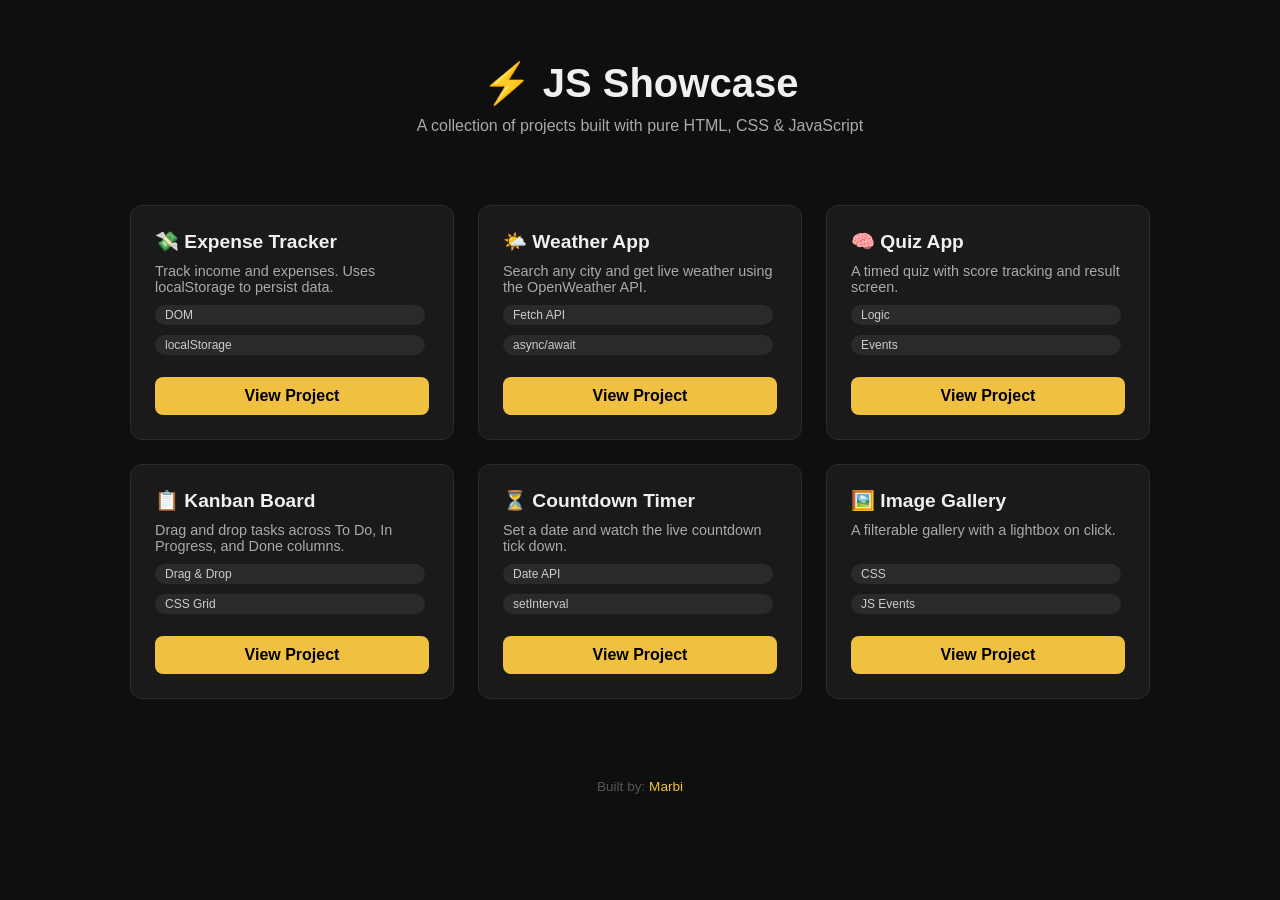
<file: index.html>
<!DOCTYPE html>
<html lang="en">
<head>
  <meta charset="UTF-8" />
  <meta name="viewport" content="width=device-width, initial-scale=1.0"/>
  <title>JS Showcase | MARBI </title>
  <link rel="stylesheet" href="style.css" />
</head>
<body>

  <header>
    <h1>⚡ JS Showcase</h1>
    <p>A collection of projects built with pure HTML, CSS & JavaScript</p>
  </header>

  <main class="grid">

    <div class="card">
      <h2>💸 Expense Tracker</h2>
      <p>Track income and expenses. Uses localStorage to persist data.</p>
      <span class="tag">DOM</span>
      <span class="tag">localStorage</span>
      <a href="projects/expense-tracker/index.html" class="btn">View Project</a>
    </div>

    <div class="card">
      <h2>🌤️ Weather App</h2>
      <p>Search any city and get live weather using the OpenWeather API.</p>
      <span class="tag">Fetch API</span>
      <span class="tag">async/await</span>
      <a href="projects/weather-app/index.html" class="btn">View Project</a>
    </div>

    <div class="card">
      <h2>🧠 Quiz App</h2>
      <p>A timed quiz with score tracking and result screen.</p>
      <span class="tag">Logic</span>
      <span class="tag">Events</span>
      <a href="projects/quiz-app/index.html" class="btn">View Project</a>
    </div>

    <div class="card">
      <h2>📋 Kanban Board</h2>
      <p>Drag and drop tasks across To Do, In Progress, and Done columns.</p>
      <span class="tag">Drag & Drop</span>
      <span class="tag">CSS Grid</span>
      <a href="projects/kanban-board/index.html" class="btn">View Project</a>
    </div>

    <div class="card">
      <h2>⏳ Countdown Timer</h2>
      <p>Set a date and watch the live countdown tick down.</p>
      <span class="tag">Date API</span>
      <span class="tag">setInterval</span>
      <a href="projects/countdown-timer/index.html" class="btn">View Project</a>
    </div>

    <div class="card">
      <h2>🖼️ Image Gallery</h2>
      <p>A filterable gallery with a lightbox on click.</p>
      <span class="tag">CSS</span>
      <span class="tag">JS Events</span>
      <a href="projects/image-gallery/index.html" class="btn">View Project</a>
    </div>

  </main>

  <footer>
    <p>Built by: <a href="https://github.com/marbi26">Marbi</a></p>
  </footer>

</body>
</html>
</file>
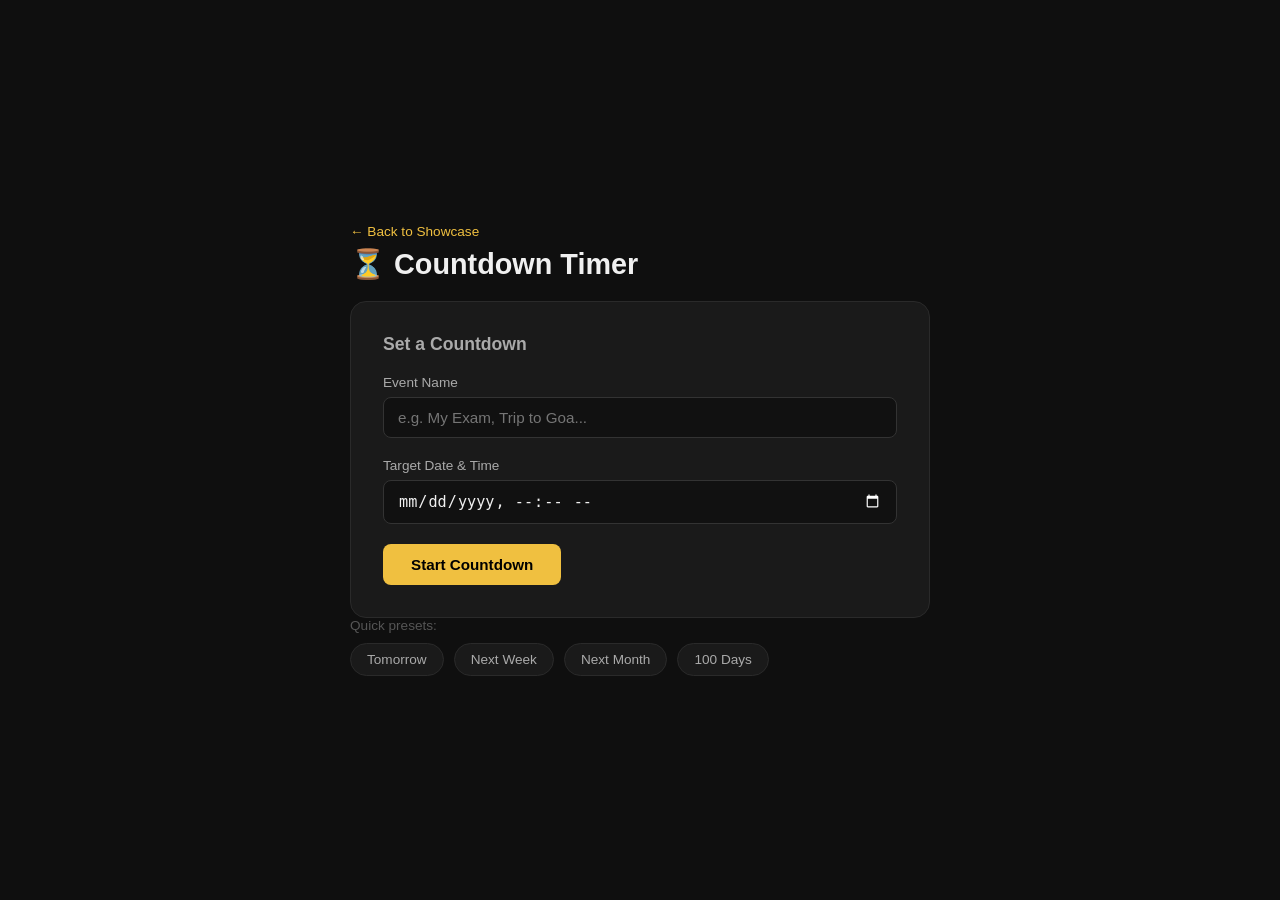
<file: projects/countdown-timer/index.html>
<!DOCTYPE html>
<html lang="en">
<head>
  <meta charset="UTF-8" />
  <meta name="viewport" content="width=device-width, initial-scale=1.0"/>
  <title>Countdown Timer</title>
  <link rel="stylesheet" href="style.css" />
</head>
<body>
  <div class="container">
    <header>
      <a href="../../index.html" class="back">← Back to Showcase</a>
      <h1>⏳ Countdown Timer</h1>
    </header>

    <!-- Setup Screen -->
    <div id="setup-screen">
      <div class="card">
        <h2>Set a Countdown</h2>
        <div class="form-group">
          <label>Event Name</label>
          <input type="text" id="event-name" placeholder="e.g. My Exam, Trip to Goa..." maxlength="60" />
        </div>
        <div class="form-group">
          <label>Target Date & Time</label>
          <input type="datetime-local" id="target-date" />
        </div>
        <button class="btn" onclick="startCountdown()">Start Countdown</button>
        <p class="error hidden" id="setup-error"></p>
      </div>

      <div class="presets">
        <p>Quick presets:</p>
        <div class="preset-row">
          <button class="preset-btn" onclick="setPreset(1,  'Tomorrow')">Tomorrow</button>
          <button class="preset-btn" onclick="setPreset(7,  'Next Week')">Next Week</button>
          <button class="preset-btn" onclick="setPreset(30, 'Next Month')">Next Month</button>
          <button class="preset-btn" onclick="setPreset(100,'100 Days')">100 Days</button>
        </div>
      </div>
    </div>

    <!-- Countdown Screen -->
    <div id="countdown-screen" class="hidden">
      <div class="card countdown-card">
        <p class="event-label" id="display-name"></p>

        <div class="units" id="units">
          <div class="unit">
            <span class="unit-value" id="days">00</span>
            <span class="unit-label">Days</span>
          </div>
          <div class="unit-sep">:</div>
          <div class="unit">
            <span class="unit-value" id="hours">00</span>
            <span class="unit-label">Hours</span>
          </div>
          <div class="unit-sep">:</div>
          <div class="unit">
            <span class="unit-value" id="minutes">00</span>
            <span class="unit-label">Minutes</span>
          </div>
          <div class="unit-sep">:</div>
          <div class="unit">
            <span class="unit-value" id="seconds">00</span>
            <span class="unit-label">Seconds</span>
          </div>
        </div>

        <p class="target-label" id="target-label"></p>

        <div class="progress-bar">
          <div class="progress-fill" id="progress-fill"></div>
        </div>

        <button class="reset-btn" onclick="resetCountdown()">Set New Countdown</button>
      </div>

      <!-- Expired Card -->
      <div class="card expired-card hidden" id="expired-card">
        <div class="expired-emoji">🎉</div>
        <h2 id="expired-title"></h2>
        <p>Your countdown has ended!</p>
        <button class="btn" onclick="resetCountdown()">Set New Countdown</button>
      </div>
    </div>
  </div>

  <div class="confetti-container" id="confetti-container"></div>
  <script src="script.js"></script>
</body>
</html>
</file>
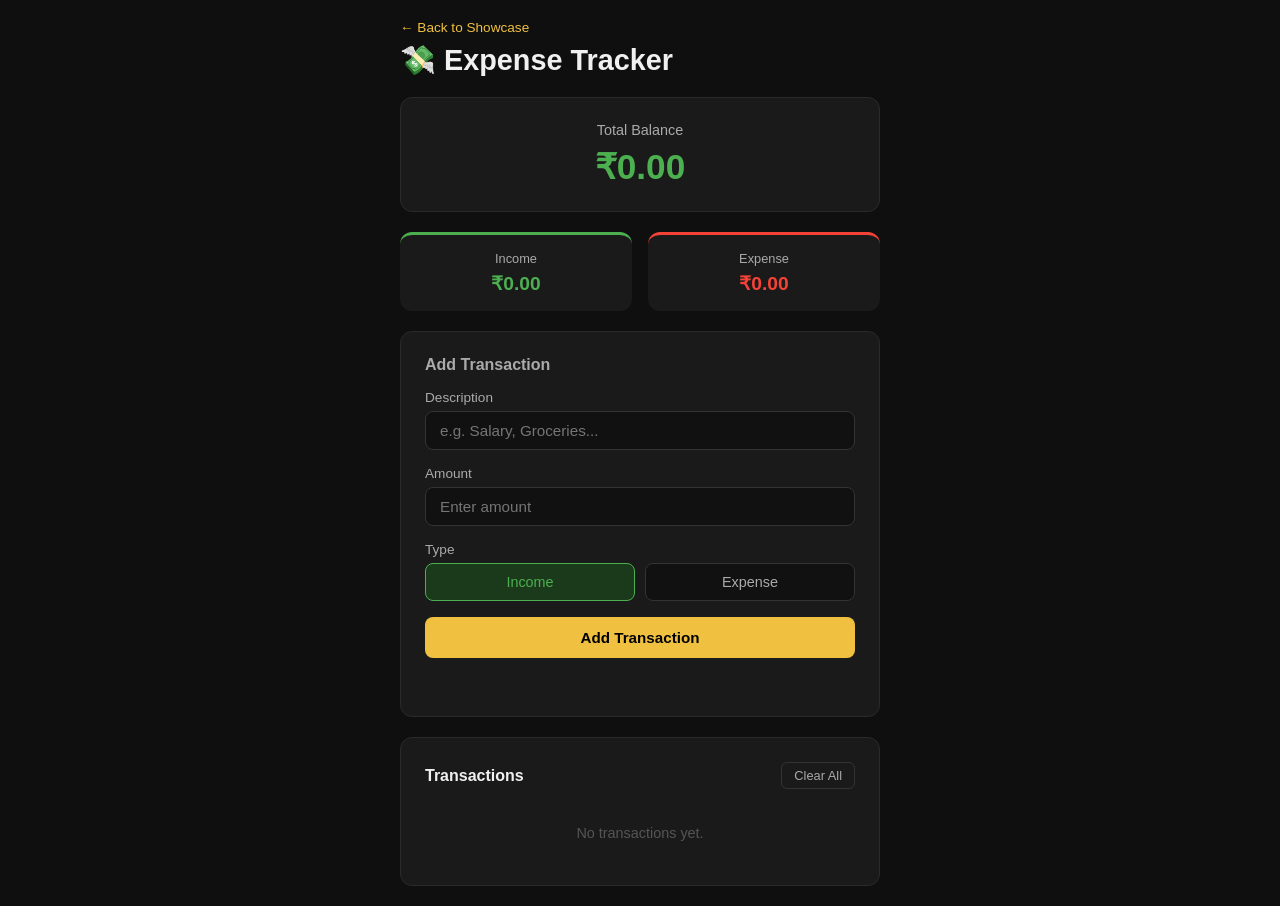
<file: projects/expense-tracker/index.html>
<!DOCTYPE html>
<html lang="en">
<head>
  <meta charset="UTF-8" />
  <meta name="viewport" content="width=device-width, initial-scale=1.0"/>
  <title>Expense Tracker</title>
  <link rel="stylesheet" href="style.css" />
</head>
<body>

  <div class="container">

    <header>
      <a href="../../index.html" class="back">← Back to Showcase</a>
      <h1>💸 Expense Tracker</h1>
    </header>

    <!-- Balance -->
    <div class="balance-card">
      <p>Total Balance</p>
      <h2 id="balance">₹0.00</h2>
    </div>

    <!-- Income / Expense Summary -->
    <div class="summary">
      <div class="summary-box income">
        <p>Income</p>
        <h3 id="total-income">₹0.00</h3>
      </div>
      <div class="summary-box expense">
        <p>Expense</p>
        <h3 id="total-expense">₹0.00</h3>
      </div>
    </div>

    <!-- Add Transaction Form -->
    <div class="form-card">
      <h3>Add Transaction</h3>

      <div class="form-group">
        <label>Description</label>
        <input type="text" id="desc" placeholder="e.g. Salary, Groceries..." />
      </div>

      <div class="form-group">
        <label>Amount</label>
        <input type="number" id="amount" placeholder="Enter amount" />
      </div>

      <div class="form-group">
        <label>Type</label>
        <div class="toggle">
          <button class="toggle-btn active" id="btn-income" onclick="setType('income')">Income</button>
          <button class="toggle-btn" id="btn-expense" onclick="setType('expense')">Expense</button>
        </div>
      </div>

      <button class="add-btn" onclick="addTransaction()">Add Transaction</button>
      <p class="error" id="error"></p>
    </div>

    <!-- Transaction List -->
    <div class="list-card">
      <div class="list-header">
        <h3>Transactions</h3>
        <button class="clear-btn" onclick="clearAll()">Clear All</button>
      </div>
      <ul id="transaction-list"></ul>
      <p class="empty" id="empty-msg">No transactions yet.</p>
    </div>

  </div>

  <script src="script.js"></script>
</body>
</html>
</file>
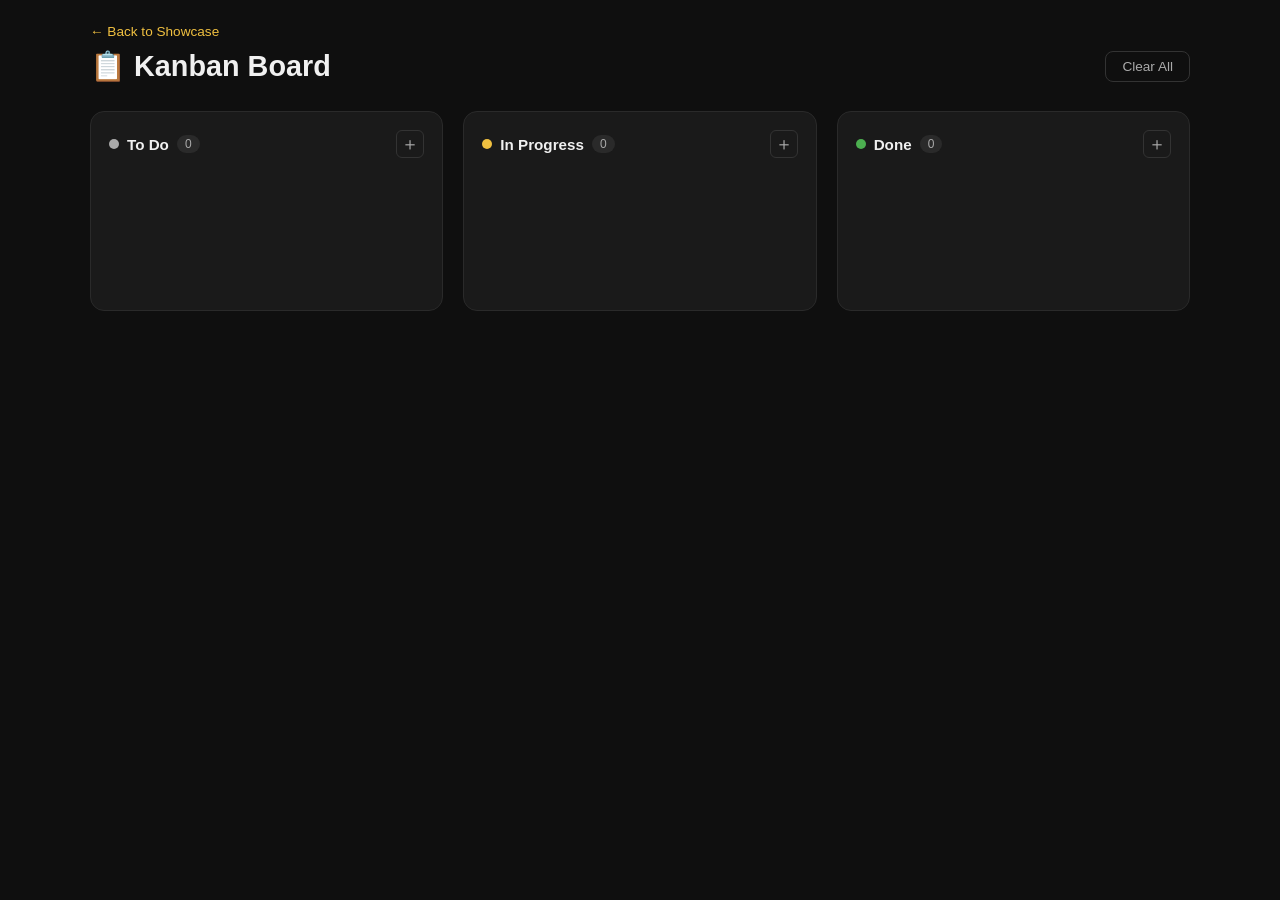
<file: projects/kanban-board/index.html>
<!DOCTYPE html>
<html lang="en">
<head>
  <meta charset="UTF-8" />
  <meta name="viewport" content="width=device-width, initial-scale=1.0"/>
  <title>Kanban Board</title>
  <link rel="stylesheet" href="style.css" />
</head>
<body>

  <div class="container">

    <header>
      <a href="../../index.html" class="back">← Back to Showcase</a>
      <div class="header-row">
        <h1>📋 Kanban Board</h1>
        <button class="clear-btn" onclick="clearAll()">Clear All</button>
      </div>
    </header>

    <div class="board" id="board">

      <!-- To Do -->
      <div class="column" id="col-todo" ondragover="onDragOver(event)" ondrop="onDrop(event, 'todo')">
        <div class="col-header">
          <div class="col-title">
            <span class="dot todo-dot"></span>
            <h2>To Do</h2>
            <span class="badge" id="badge-todo">0</span>
          </div>
          <button class="add-btn" onclick="openModal('todo')">＋</button>
        </div>
        <ul class="task-list" id="list-todo"></ul>
      </div>

      <!-- In Progress -->
      <div class="column" id="col-inprogress" ondragover="onDragOver(event)" ondrop="onDrop(event, 'inprogress')">
        <div class="col-header">
          <div class="col-title">
            <span class="dot inprogress-dot"></span>
            <h2>In Progress</h2>
            <span class="badge" id="badge-inprogress">0</span>
          </div>
          <button class="add-btn" onclick="openModal('inprogress')">＋</button>
        </div>
        <ul class="task-list" id="list-inprogress"></ul>
      </div>

      <!-- Done -->
      <div class="column" id="col-done" ondragover="onDragOver(event)" ondrop="onDrop(event, 'done')">
        <div class="col-header">
          <div class="col-title">
            <span class="dot done-dot"></span>
            <h2>Done</h2>
            <span class="badge" id="badge-done">0</span>
          </div>
          <button class="add-btn" onclick="openModal('done')">＋</button>
        </div>
        <ul class="task-list" id="list-done"></ul>
      </div>

    </div>

  </div>

  <!-- Add Task Modal -->
  <div class="modal-overlay hidden" id="modal-overlay" onclick="closeModal()">
    <div class="modal" onclick="event.stopPropagation()">
      <h3 id="modal-title">Add Task</h3>
      <input type="text" id="task-input" placeholder="What needs to be done?" maxlength="120" />
      <div class="modal-tags">
        <span class="tag-label">Priority:</span>
        <button class="tag-btn active" id="tag-low"    onclick="setTag('low')">🟢 Low</button>
        <button class="tag-btn"        id="tag-medium" onclick="setTag('medium')">🟡 Medium</button>
        <button class="tag-btn"        id="tag-high"   onclick="setTag('high')">🔴 High</button>
      </div>
      <div class="modal-actions">
        <button class="cancel-btn" onclick="closeModal()">Cancel</button>
        <button class="confirm-btn" onclick="addTask()">Add Task</button>
      </div>
      <p class="modal-error hidden" id="modal-error">Please enter a task name.</p>
    </div>
  </div>

  <script src="script.js"></script>
</body>
</html>
</file>
<file: style.css>
* {
  margin: 0;
  padding: 0;
  box-sizing: border-box;
}

body {
  font-family: 'Segoe UI', sans-serif;
  background: #0f0f0f;
  color: #f0f0f0;
  min-height: 100vh;
}

header {
  text-align: center;
  padding: 60px 20px 30px;
}

header h1 {
  font-size: 2.5rem;
  margin-bottom: 10px;
}

header p {
  color: #aaa;
  font-size: 1rem;
}

.grid {
  display: grid;
  grid-template-columns: repeat(auto-fit, minmax(280px, 1fr));
  gap: 24px;
  padding: 40px;
  max-width: 1100px;
  margin: 0 auto;
}

.card {
  background: #1a1a1a;
  border: 1px solid #2a2a2a;
  border-radius: 12px;
  padding: 24px;
  display: flex;
  flex-direction: column;
  gap: 10px;
  transition: transform 0.2s;
}

.card:hover {
  transform: translateY(-4px);
}

.card h2 {
  font-size: 1.2rem;
}

.card p {
  color: #aaa;
  font-size: 0.9rem;
  flex-grow: 1;
}

.tag {
  display: inline-block;
  background: #2a2a2a;
  color: #ccc;
  font-size: 0.75rem;
  padding: 3px 10px;
  border-radius: 20px;
  margin-right: 4px;
}

.btn {
  display: inline-block;
  margin-top: 12px;
  padding: 10px 20px;
  background: #f0c040;
  color: #000;
  font-weight: bold;
  border-radius: 8px;
  text-decoration: none;
  text-align: center;
  transition: background 0.2s;
}

.btn:hover {
  background: #e0b030;
}

footer {
  text-align: center;
  padding: 40px;
  color: #555;
  font-size: 0.85rem;
}

footer a {
  color: #f0c040;
  text-decoration: none;
}
</file>
<file: projects/countdown-timer/style.css>
* { margin: 0; padding: 0; box-sizing: border-box; }

body {
  font-family: 'Segoe UI', sans-serif;
  background: #0f0f0f;
  color: #f0f0f0;
  min-height: 100vh;
  display: flex;
  align-items: center;
  justify-content: center;
  padding: 24px 20px;
}

.container {
  width: 100%;
  max-width: 580px;
  display: flex;
  flex-direction: column;
  gap: 20px;
}

header { display: flex; flex-direction: column; gap: 8px; }

.back { color: #f0c040; text-decoration: none; font-size: 0.85rem; }
.back:hover { text-decoration: underline; }

header h1 { font-size: 1.8rem; }
.hidden { display: none !important; }

.card {
  background: #1a1a1a;
  border: 1px solid #2a2a2a;
  border-radius: 16px;
  padding: 32px;
  display: flex;
  flex-direction: column;
  gap: 20px;
}

.card h2 { font-size: 1.1rem; color: #aaa; }

.form-group { display: flex; flex-direction: column; gap: 7px; }
.form-group label { font-size: 0.85rem; color: #aaa; }
.form-group input {
  background: #111;
  border: 1px solid #333;
  border-radius: 8px;
  padding: 11px 14px;
  color: #f0f0f0;
  font-size: 0.95rem;
  outline: none;
  transition: border 0.2s;
  width: 100%;
}
.form-group input:focus { border-color: #f0c040; }
input[type="datetime-local"]::-webkit-calendar-picker-indicator { filter: invert(1); cursor: pointer; }

.error { color: #f44336; font-size: 0.85rem; }

.btn {
  padding: 12px 28px;
  background: #f0c040;
  color: #000;
  font-weight: bold;
  border: none;
  border-radius: 8px;
  cursor: pointer;
  font-size: 0.95rem;
  transition: background 0.2s;
  align-self: flex-start;
}
.btn:hover { background: #e0b030; }

.presets { display: flex; flex-direction: column; gap: 10px; }
.presets p { font-size: 0.85rem; color: #555; }
.preset-row { display: flex; gap: 10px; flex-wrap: wrap; }
.preset-btn {
  background: #1a1a1a;
  border: 1px solid #2a2a2a;
  color: #aaa;
  padding: 8px 16px;
  border-radius: 999px;
  cursor: pointer;
  font-size: 0.85rem;
  transition: all 0.2s;
}
.preset-btn:hover { border-color: #f0c040; color: #f0c040; }

.countdown-card { align-items: center; text-align: center; gap: 24px; }
.event-label { font-size: 1.2rem; font-weight: 600; color: #f0f0f0; }

.units {
  display: flex;
  align-items: center;
  gap: 8px;
  flex-wrap: wrap;
  justify-content: center;
}

.unit { display: flex; flex-direction: column; align-items: center; gap: 6px; min-width: 80px; }

.unit-value {
  font-size: 3rem;
  font-weight: 700;
  color: #f0c040;
  font-variant-numeric: tabular-nums;
  line-height: 1;
  display: inline-block;
}

.unit-value.tick { animation: tickBounce 0.15s ease-out; }
@keyframes tickBounce {
  0%   { transform: scale(1); }
  50%  { transform: scale(1.12); }
  100% { transform: scale(1); }
}

.unit-value.counting-up { animation: countRoll 0.08s steps(1) infinite; }
@keyframes countRoll {
  0%   { opacity: 1; }
  50%  { opacity: 0.6; }
  100% { opacity: 1; }
}

.unit-label { font-size: 0.75rem; color: #555; text-transform: uppercase; letter-spacing: 0.08em; }
.unit-sep { font-size: 2.5rem; color: #333; font-weight: 300; padding-bottom: 18px; }
.target-label { font-size: 0.85rem; color: #555; }

.progress-bar { width: 100%; height: 5px; background: #2a2a2a; border-radius: 999px; overflow: hidden; }
.progress-fill {
  height: 100%;
  background: #f0c040;
  border-radius: 999px;
  width: 0%;
  transition: width 1s linear;
}

.reset-btn {
  background: none;
  border: 1px solid #333;
  color: #aaa;
  padding: 9px 20px;
  border-radius: 8px;
  cursor: pointer;
  font-size: 0.85rem;
  transition: all 0.2s;
}
.reset-btn:hover { border-color: #f0c040; color: #f0c040; }

.expired-card { align-items: center; text-align: center; }

.expired-emoji {
  font-size: 3.5rem;
  animation: popIn 0.5s cubic-bezier(0.175, 0.885, 0.32, 1.275);
}
@keyframes popIn {
  0%   { transform: scale(0); opacity: 0; }
  70%  { transform: scale(1.2); }
  100% { transform: scale(1); opacity: 1; }
}

.expired-card h2 { font-size: 1.5rem; animation: slideUp 0.4s ease 0.1s both; }
.expired-card p  { color: #aaa; font-size: 0.9rem; animation: slideUp 0.4s ease 0.2s both; }
.expired-card .btn { animation: slideUp 0.4s ease 0.3s both; }

@keyframes slideUp {
  from { transform: translateY(16px); opacity: 0; }
  to   { transform: translateY(0);   opacity: 1; }
}

.confetti-container {
  position: fixed;
  top: 0; left: 0;
  width: 100%; height: 100%;
  pointer-events: none;
  z-index: 999;
}

.confetti-piece {
  position: absolute;
  width: 8px;
  height: 8px;
  top: -10px;
  border-radius: 2px;
  animation: confettiFall linear forwards;
}

@keyframes confettiFall {
  0%   { transform: translateY(0) rotate(0deg) translateX(0); opacity: 1; }
  80%  { opacity: 1; }
  100% { transform: translateY(100vh) rotate(720deg) translateX(var(--drift)); opacity: 0; }
}
</file>
<file: projects/expense-tracker/style.css>
* {
  margin: 0;
  padding: 0;
  box-sizing: border-box;
}

body {
  font-family: 'Segoe UI', sans-serif;
  background: #0f0f0f;
  color: #f0f0f0;
  min-height: 100vh;
  padding: 20px;
}

.container {
  max-width: 480px;
  margin: 0 auto;
  display: flex;
  flex-direction: column;
  gap: 20px;
}

/* Header */
header {
  display: flex;
  flex-direction: column;
  gap: 8px;
}

.back {
  color: #f0c040;
  text-decoration: none;
  font-size: 0.85rem;
}

.back:hover { text-decoration: underline; }

header h1 {
  font-size: 1.8rem;
}

/* Balance Card */
.balance-card {
  background: #1a1a1a;
  border: 1px solid #2a2a2a;
  border-radius: 12px;
  padding: 24px;
  text-align: center;
}

.balance-card p {
  color: #aaa;
  font-size: 0.9rem;
  margin-bottom: 8px;
}

.balance-card h2 {
  font-size: 2.2rem;
  font-weight: 700;
}

/* Summary */
.summary {
  display: grid;
  grid-template-columns: 1fr 1fr;
  gap: 16px;
}

.summary-box {
  background: #1a1a1a;
  border-radius: 12px;
  padding: 16px;
  text-align: center;
  border-top: 3px solid transparent;
}

.summary-box.income { border-color: #4caf50; }
.summary-box.expense { border-color: #f44336; }

.summary-box p {
  color: #aaa;
  font-size: 0.8rem;
  margin-bottom: 6px;
}

.summary-box h3 { font-size: 1.2rem; }
.income h3 { color: #4caf50; }
.expense h3 { color: #f44336; }

/* Form Card */
.form-card {
  background: #1a1a1a;
  border: 1px solid #2a2a2a;
  border-radius: 12px;
  padding: 24px;
  display: flex;
  flex-direction: column;
  gap: 16px;
}

.form-card h3 { font-size: 1rem; color: #aaa; }

.form-group {
  display: flex;
  flex-direction: column;
  gap: 6px;
}

.form-group label {
  font-size: 0.85rem;
  color: #aaa;
}

.form-group input {
  background: #111;
  border: 1px solid #333;
  border-radius: 8px;
  padding: 10px 14px;
  color: #f0f0f0;
  font-size: 0.95rem;
  outline: none;
  transition: border 0.2s;
}

.form-group input:focus { border-color: #f0c040; }

/* Toggle */
.toggle {
  display: flex;
  gap: 10px;
}

.toggle-btn {
  flex: 1;
  padding: 10px;
  border: 1px solid #333;
  border-radius: 8px;
  background: #111;
  color: #aaa;
  cursor: pointer;
  font-size: 0.9rem;
  transition: all 0.2s;
}

.toggle-btn.active.income-active {
  background: #1b3a1b;
  border-color: #4caf50;
  color: #4caf50;
}

.toggle-btn.active.expense-active {
  background: #3a1b1b;
  border-color: #f44336;
  color: #f44336;
}

/* Add Button */
.add-btn {
  padding: 12px;
  background: #f0c040;
  color: #000;
  font-weight: bold;
  border: none;
  border-radius: 8px;
  cursor: pointer;
  font-size: 0.95rem;
  transition: background 0.2s;
}

.add-btn:hover { background: #e0b030; }

.error {
  color: #f44336;
  font-size: 0.85rem;
  min-height: 18px;
}

/* Transaction List */
.list-card {
  background: #1a1a1a;
  border: 1px solid #2a2a2a;
  border-radius: 12px;
  padding: 24px;
}

.list-header {
  display: flex;
  justify-content: space-between;
  align-items: center;
  margin-bottom: 16px;
}

.list-header h3 { font-size: 1rem; }

.clear-btn {
  background: none;
  border: 1px solid #333;
  color: #aaa;
  padding: 5px 12px;
  border-radius: 6px;
  cursor: pointer;
  font-size: 0.8rem;
  transition: all 0.2s;
}

.clear-btn:hover {
  border-color: #f44336;
  color: #f44336;
}

#transaction-list {
  list-style: none;
  display: flex;
  flex-direction: column;
  gap: 10px;
}

.transaction-item {
  display: flex;
  justify-content: space-between;
  align-items: center;
  padding: 12px 16px;
  border-radius: 8px;
  background: #111;
  border-left: 4px solid transparent;
}

.transaction-item.income { border-color: #4caf50; }
.transaction-item.expense { border-color: #f44336; }

.transaction-item .info { display: flex; flex-direction: column; gap: 2px; }
.transaction-item .info span { font-size: 0.95rem; }
.transaction-item .info small { color: #666; font-size: 0.75rem; }

.transaction-item .right {
  display: flex;
  align-items: center;
  gap: 12px;
}

.transaction-item .amount { font-weight: 600; font-size: 1rem; }
.transaction-item.income .amount { color: #4caf50; }
.transaction-item.expense .amount { color: #f44336; }

.delete-btn {
  background: none;
  border: none;
  color: #555;
  cursor: pointer;
  font-size: 1rem;
  transition: color 0.2s;
}

.delete-btn:hover { color: #f44336; }

.empty {
  text-align: center;
  color: #555;
  font-size: 0.9rem;
  padding: 20px 0;
}
</file>
<file: projects/kanban-board/style.css>
* {
  margin: 0;
  padding: 0;
  box-sizing: border-box;
}

body {
  font-family: 'Segoe UI', sans-serif;
  background: #0f0f0f;
  color: #f0f0f0;
  min-height: 100vh;
  padding: 24px 20px;
}

.container {
  max-width: 1100px;
  margin: 0 auto;
}

/* Header */
header {
  display: flex;
  flex-direction: column;
  gap: 10px;
  margin-bottom: 28px;
}

.back {
  color: #f0c040;
  text-decoration: none;
  font-size: 0.85rem;
}

.back:hover { text-decoration: underline; }

.header-row {
  display: flex;
  justify-content: space-between;
  align-items: center;
}

.header-row h1 { font-size: 1.8rem; }

.clear-btn {
  background: none;
  border: 1px solid #333;
  color: #aaa;
  padding: 7px 16px;
  border-radius: 8px;
  cursor: pointer;
  font-size: 0.85rem;
  transition: all 0.2s;
}

.clear-btn:hover {
  border-color: #f44336;
  color: #f44336;
}

/* Board */
.board {
  display: grid;
  grid-template-columns: repeat(3, 1fr);
  gap: 20px;
  align-items: start;
}

@media (max-width: 700px) {
  .board { grid-template-columns: 1fr; }
}

/* Column */
.column {
  background: #1a1a1a;
  border: 1px solid #2a2a2a;
  border-radius: 14px;
  padding: 18px;
  min-height: 200px;
  transition: background 0.2s;
}

.column.drag-over {
  background: #202020;
  border-color: #f0c040;
}

/* Column Header */
.col-header {
  display: flex;
  justify-content: space-between;
  align-items: center;
  margin-bottom: 16px;
}

.col-title {
  display: flex;
  align-items: center;
  gap: 8px;
}

.dot {
  width: 10px;
  height: 10px;
  border-radius: 50%;
  flex-shrink: 0;
}

.todo-dot       { background: #aaa; }
.inprogress-dot { background: #f0c040; }
.done-dot       { background: #4caf50; }

.col-title h2 { font-size: 0.95rem; font-weight: 600; }

.badge {
  background: #2a2a2a;
  color: #aaa;
  font-size: 0.75rem;
  padding: 2px 8px;
  border-radius: 999px;
}

.add-btn {
  background: none;
  border: 1px solid #333;
  color: #aaa;
  width: 28px;
  height: 28px;
  border-radius: 6px;
  cursor: pointer;
  font-size: 1.1rem;
  display: flex;
  align-items: center;
  justify-content: center;
  transition: all 0.2s;
}

.add-btn:hover {
  border-color: #f0c040;
  color: #f0c040;
}

/* Task List */
.task-list {
  list-style: none;
  display: flex;
  flex-direction: column;
  gap: 10px;
  min-height: 40px;
}

/* Task Card */
.task-card {
  background: #111;
  border: 1px solid #2a2a2a;
  border-radius: 10px;
  padding: 12px 14px;
  cursor: grab;
  display: flex;
  flex-direction: column;
  gap: 8px;
  transition: box-shadow 0.2s, opacity 0.2s;
  user-select: none;
}

.task-card:active { cursor: grabbing; }

.task-card.dragging {
  opacity: 0.4;
  box-shadow: 0 0 0 2px #f0c040;
}

.task-top {
  display: flex;
  justify-content: space-between;
  align-items: flex-start;
  gap: 8px;
}

.task-text {
  font-size: 0.9rem;
  line-height: 1.5;
  flex: 1;
}

.task-delete {
  background: none;
  border: none;
  color: #444;
  cursor: pointer;
  font-size: 0.9rem;
  padding: 2px;
  transition: color 0.2s;
  flex-shrink: 0;
}

.task-delete:hover { color: #f44336; }

/* Priority Tag */
.priority-tag {
  font-size: 0.72rem;
  padding: 2px 8px;
  border-radius: 999px;
  display: inline-block;
  font-weight: 600;
  width: fit-content;
}

.priority-low    { background: #1b3a1b; color: #4caf50; }
.priority-medium { background: #3a3010; color: #f0c040; }
.priority-high   { background: #3a1b1b; color: #f44336; }

/* Done column — strike through text */
#col-done .task-text {
  text-decoration: line-through;
  color: #666;
}

/* Modal */
.modal-overlay {
  position: fixed;
  inset: 0;
  background: rgba(0,0,0,0.7);
  display: flex;
  align-items: center;
  justify-content: center;
  z-index: 100;
  padding: 20px;
}

.modal-overlay.hidden { display: none; }

.modal {
  background: #1a1a1a;
  border: 1px solid #2a2a2a;
  border-radius: 16px;
  padding: 28px;
  width: 100%;
  max-width: 420px;
  display: flex;
  flex-direction: column;
  gap: 18px;
}

.modal h3 { font-size: 1.1rem; }

.modal input {
  background: #111;
  border: 1px solid #333;
  border-radius: 8px;
  padding: 12px 14px;
  color: #f0f0f0;
  font-size: 0.95rem;
  outline: none;
  transition: border 0.2s;
  width: 100%;
}

.modal input:focus { border-color: #f0c040; }

/* Tags */
.modal-tags {
  display: flex;
  align-items: center;
  gap: 8px;
  flex-wrap: wrap;
}

.tag-label { font-size: 0.85rem; color: #aaa; }

.tag-btn {
  background: #111;
  border: 1px solid #333;
  color: #aaa;
  padding: 5px 12px;
  border-radius: 999px;
  cursor: pointer;
  font-size: 0.8rem;
  transition: all 0.2s;
}

.tag-btn.active {
  border-color: #f0c040;
  color: #f0c040;
  background: #2a2510;
}

/* Modal Actions */
.modal-actions {
  display: flex;
  gap: 10px;
  justify-content: flex-end;
}

.cancel-btn {
  padding: 10px 20px;
  background: none;
  border: 1px solid #333;
  color: #aaa;
  border-radius: 8px;
  cursor: pointer;
  font-size: 0.9rem;
  transition: all 0.2s;
}

.cancel-btn:hover { border-color: #555; color: #f0f0f0; }

.confirm-btn {
  padding: 10px 20px;
  background: #f0c040;
  color: #000;
  border: none;
  border-radius: 8px;
  cursor: pointer;
  font-weight: bold;
  font-size: 0.9rem;
  transition: background 0.2s;
}

.confirm-btn:hover { background: #e0b030; }

.modal-error {
  color: #f44336;
  font-size: 0.85rem;
}

.modal-error.hidden { display: none; }
</file>
